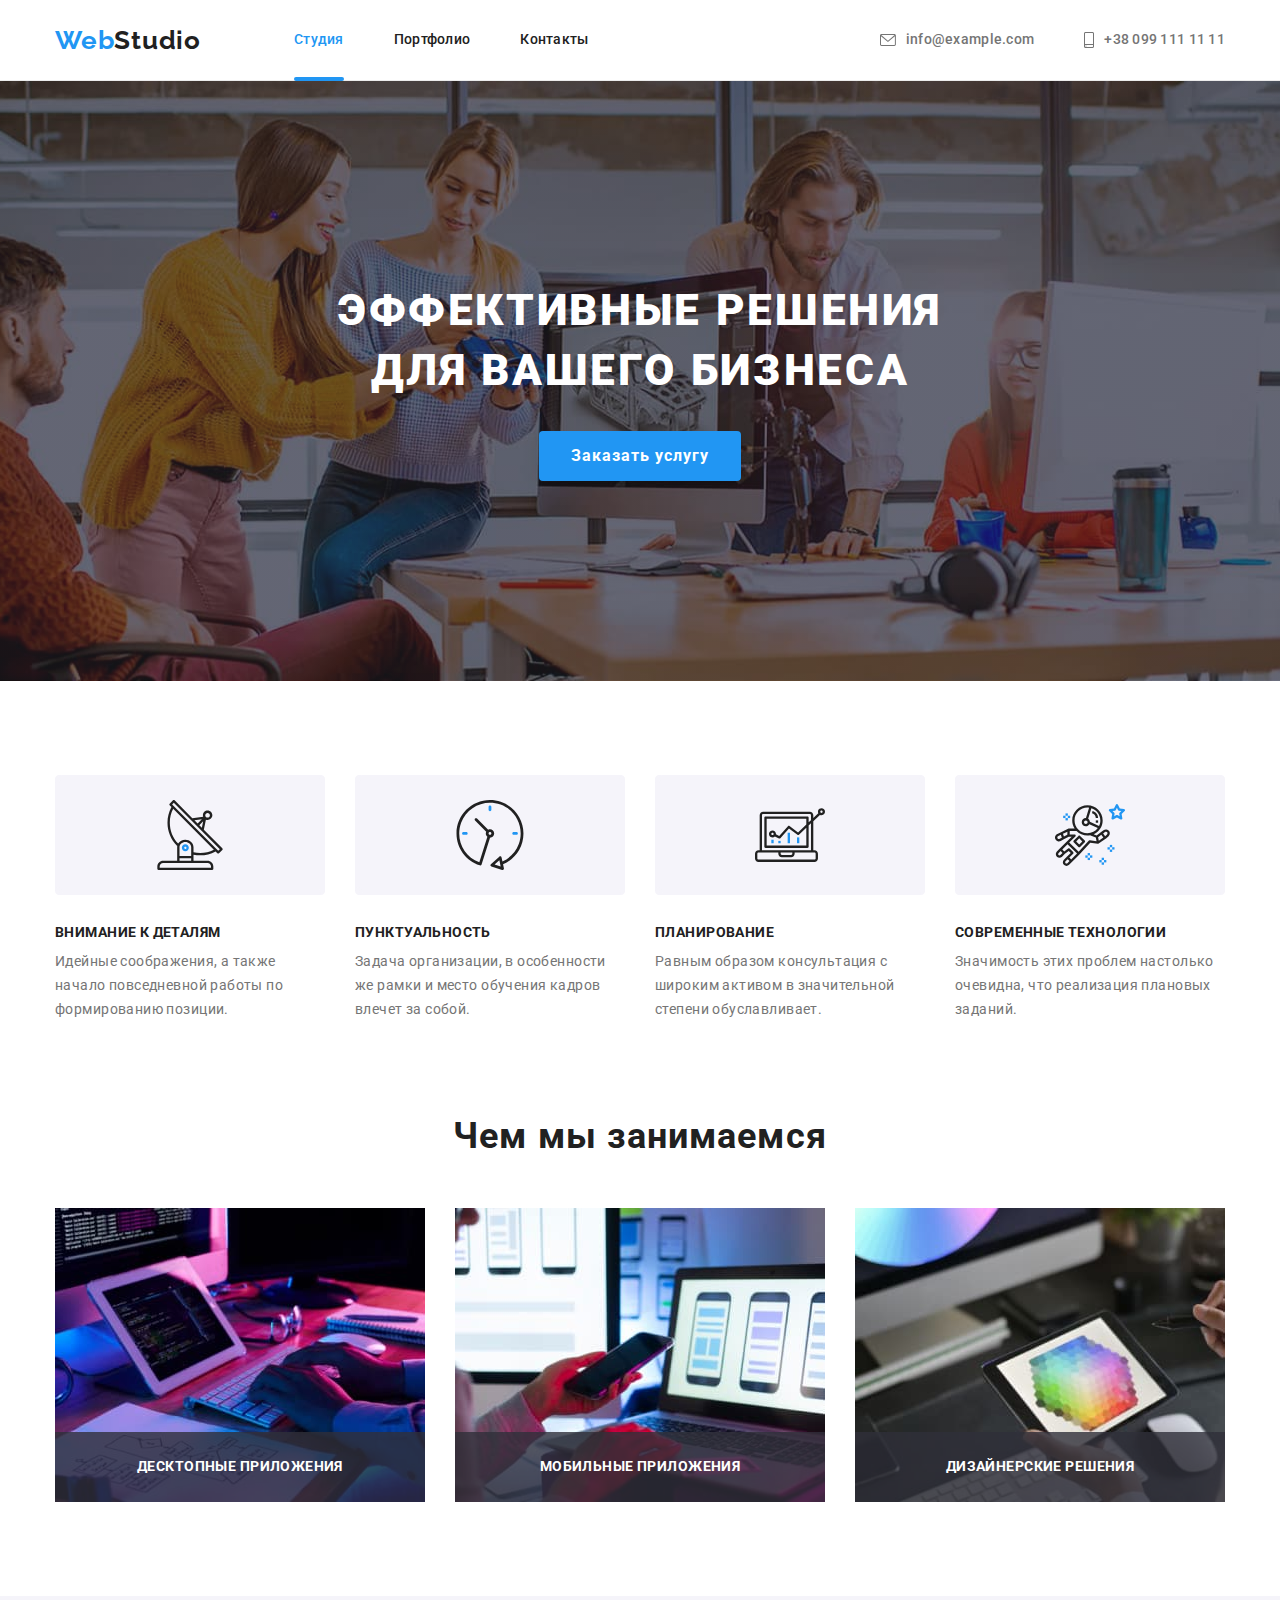
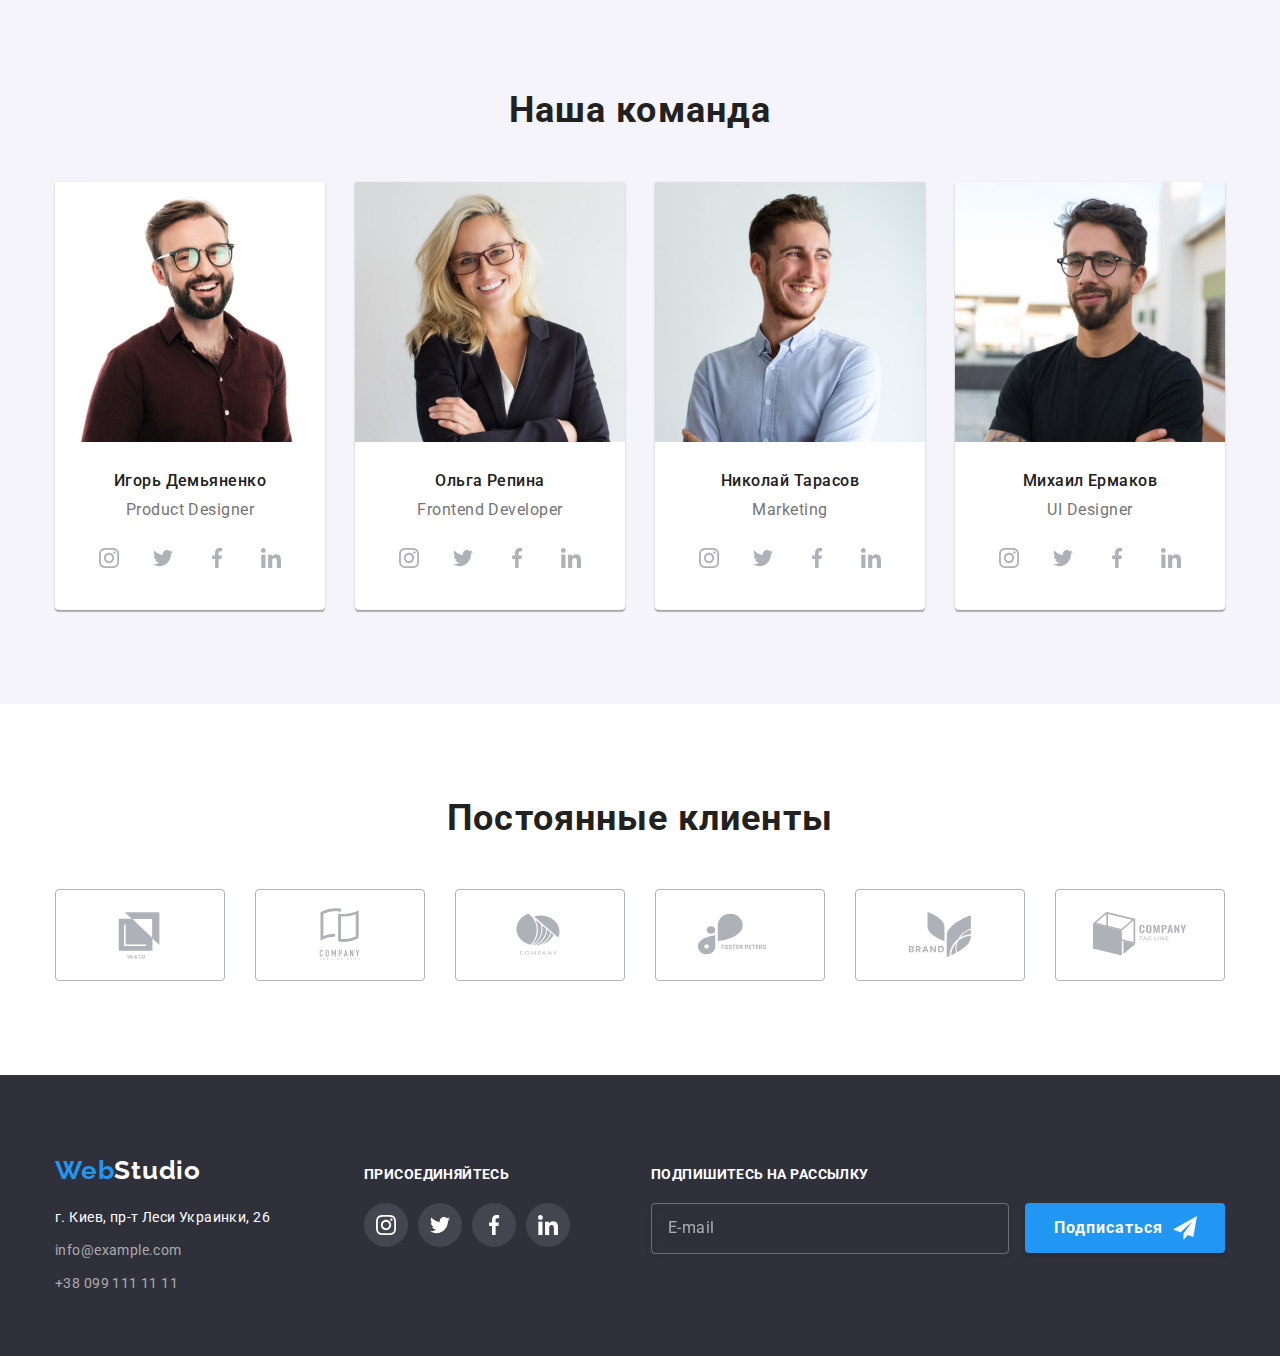
<file: index.html>
<!DOCTYPE html>
<html lang="ru">
  <head>
    <meta charset="UTF-8" />
    <meta http-equiv="X-UA-Compatible" content="IE=edge" />
    <meta name="viewport" content="width=device-width, initial-scale=1.0" />
    <title>WebStudio</title>
    <link
      rel="stylesheet"
      href="https://cdnjs.cloudflare.com/ajax/libs/modern-normalize/1.0.0/modern-normalize.min.css"
    />
    <link rel="preconnect" href="https://fonts.googleapis.com" />
    <link rel="preconnect" href="https://fonts.gstatic.com" crossorigin />
    <link
      href="https://fonts.googleapis.com/css2?family=Raleway:wght@700&family=Roboto:wght@400;500;700;900&display=swap"
      rel="stylesheet"
    />
    <link rel="stylesheet" href="./css/main.min.css" />
  </head>

  <body>
    <header class="header">
      <div class="conteiner">
        <nav class="nav-menu">
          <a class="logo link" href="./index.html">
            Web<span class="logo--dark">Studio</span>
          </a>
          <ul class="nav-list">
            <li class="nav-list__item">
              <a class="nav-list__link link current" href="./index.html"
                >Студия</a
              >
            </li>
            <li class="nav-list__item">
              <a class="nav-list__link link" href="./portfolio.html"
                >Портфолио</a
              >
            </li>
            <li class="nav-list__item">
              <a class="nav-list__link link" href="">Контакты</a>
            </li>
          </ul>
        </nav>

        <ul class="contact-list list">
          <li class="contact-list__item">
            <a class="contact-list__link link" href="mailto:info@example.com">
              <svg class="contact-list__icon" width="16" height="12">
                <use href="./images/icons.svg#icon-envelope"></use>
              </svg>
              info@example.com
            </a>
          </li>
          <li class="contact-list__item">
            <a class="contact-list__link link" href="tel:+380991111111">
              <svg class="contact-list__icon" width="10" height="16">
                <use href="./images/icons.svg#icon-smartphone"></use>
              </svg>
              +38 099 111 11 11</a
            >
          </li>
        </ul>
      </div>
    </header>

    <main>
      <section class="hero">
        <div class="conteiner">
          <h1 class="hero__title">Эффективные решения для вашего бизнеса</h1>
          <button class="hero__button" data-modal-open>Заказать услугу</button>

          <div class="backdrop is-hidden" data-modal>
            <div class="modal">
              <form>
                <p class="modal__title">
                  Оставьте свои данные, мы вам перезвоним
                </p>

                <label class="modal__user-info">
                  <span class="modal__text">Имя</span>
                  <input
                    name="user-name"
                    type="text"
                    class="modal__form"
                    required
                  />
                  <svg class="modal__icon" width="18" height="18">
                    <use href="./images/icons.svg#icon-person"></use>
                  </svg>
                </label>

                <label class="modal__user-info">
                  <span class="modal__text">Телефон</span>
                  <input
                    name="user-phone"
                    type="tel"
                    class="modal__form"
                    required
                  />
                  <svg class="modal__icon" width="18" height="18">
                    <use href="./images/icons.svg#icon-phone"></use>
                  </svg>
                </label>

                <label class="modal__user-info">
                  <span class="modal__text">Почта</span>
                  <input
                    name="user-email"
                    type="email"
                    class="modal__form"
                    required
                  />
                  <svg class="modal__icon" width="18" height="18">
                    <use href="./images/icons.svg#icon-email"></use>
                  </svg>
                </label>

                <label>
                  <span class="modal__text">Комментарий</span>
                  <textarea
                    name="user-comments"
                    class="modal__form modal__textarea"
                    placeholder="Введите текст"
                  ></textarea>
                </label>

                <label class="user-agreement">
                  <input
                    name="agreement"
                    type="checkbox"
                    class="user-agreement__form"
                    required
                  />
                  <span class="user-agreement__check-box"></span>
                  <span class="user-agreement__text"
                    >Соглашаюсь с рассылкой и принимаю
                    <a href="" class="user-agreement__link"
                      >Условия договора</a
                    ></span
                  >
                </label>

                <button class="modal__btn--submit" type="submit">
                  Отправить
                </button>
              </form>
              <button class="modal__btn--close" data-modal-close>
                <svg class="modal__icon--close" width="18" height="18">
                  <use href="./images/icons.svg#icon-close"></use>
                </svg>
              </button>
            </div>
          </div>
        </div>
      </section>

      <section class="specials">
        <div class="conteiner">
          <h2 class="visually-hidden">Особенности</h2>
          <ul class="specials__list list">
            <li class="specials__item">
              <div class="specials__image">
                <svg width="70" height="70">
                  <use href="./images/icons.svg#icon-antenna"></use>
                </svg>
              </div>
              <h3 class="specials__title">Внимание к деталям</h3>
              <p class="specials__text">
                Идейные соображения, а также начало повседневной работы по
                формированию позиции.
              </p>
            </li>
            <li class="specials__item">
              <div class="specials__image">
                <svg width="70" height="70">
                  <use href="./images/icons.svg#icon-clock"></use>
                </svg>
              </div>
              <h3 class="specials__title">Пунктуальность</h3>
              <p class="specials__text">
                Задача организации, в особенности же рамки и место обучения
                кадров влечет за собой.
              </p>
            </li>
            <li class="specials__item">
              <div class="specials__image">
                <svg width="70" height="70" class="image-one">
                  <use href="./images/icons.svg#icon-diagram"></use>
                </svg>
              </div>
              <h3 class="specials__title">Планирование</h3>
              <p class="specials__text">
                Равным образом консультация с широким активом в значительной
                степени обуславливает.
              </p>
            </li>
            <li class="specials__item">
              <div class="specials__image">
                <svg width="70" height="70" class="image-one">
                  <use href="./images/icons.svg#icon-astronaut"></use>
                </svg>
              </div>
              <h3 class="specials__title">Современные технологии</h3>
              <p class="specials__text">
                Значимость этих проблем настолько очевидна, что реализация
                плановых заданий.
              </p>
            </li>
          </ul>
        </div>
      </section>

      <section class="our-job">
        <div class="conteiner">
          <h2 class="our-job__title">Чем мы занимаемся</h2>
          <ul class="our-job__list list">
            <li class="our-job__item">
              <img
                
                src="./images/main-paige/our-job/img.jpg"
                width="370"
                height="294"
                alt="набор текста на клавиатуре"
              />
              <p class="our-job__text">Десктопные приложения</p>
            </li>
            <li class="our-job__item"">
              <img
                
                src="./images/main-paige/our-job/img2.jpg"
                width="370"
                height="294"
                alt="работа за пк"
              />
              <p class="our-job__text">Мобильные приложения</p>
            </li>
            <li class="our-job__item"">
              <img
                
                src="./images/main-paige/our-job/img3.jpg"
                width="370"
                height="294"
                alt="рисование на планшете"
              />
              <p class="our-job__text">Дизайнерские решения</p>
            </li>
          </ul>
        </div>
      </section>

      <section class="our-team">
        <div class="conteiner">
          <h2 class="our-team__title">Наша команда</h2>
          <ul class="our-team__list list">
            <li class="our-team__item card">
              <img
                src="./images/main-paige/team/img.jpg"
                width="270"
                height="260"
                alt="Игорь Демьяненко"
              />
              <div class="description-card">
                <h3 class="description-card__title">Игорь Демьяненко</h3>
                <p class="description-card__text" lang="en">Product Designer</p>
                <ul class="description-card__list">
                  <li>
                    <a class="description-card__link" href="">
                      <svg class="description-card__icon" width="20" height="20">
                        <use href="./images/icons.svg#icon-instagram"></use>
                      </svg>
                    </a>
                  </li>
                  <li>
                    <a class="description-card__link" href="">
                      <svg class="description-card__icon" width="20" height="20">
                        <use href="./images/icons.svg#icon-twitter"></use>
                      </svg>
                    </a>
                  </li>
                  <li>
                    <a class="description-card__link" href="">
                      <svg class="description-card__icon" width="20" height="20">
                        <use href="./images/icons.svg#icon-facebook"></use>
                      </svg>
                    </a>
                  </li>
                  <li>
                    <a class="description-card__link" href="">
                      <svg class="description-card__icon" width="20" height="20">
                        <use href="./images/icons.svg#icon-linkedin"></use>
                      </svg>
                    </a>
                  </li>
                </ul>
              </div>
            </li>
            <li class="our-team__item card">
              <img
                src="./images/main-paige/team/img2.jpg"
                width="270"
                height="260"
                alt="Ольга Репина"
              />
              <div class="description-card">
                <h3 class="description-card__title">Ольга Репина</h3>
                <p class="description-card__text" lang="en">Frontend Developer</p>
                <ul class="description-card__list">
                  <li>
                    <a class="description-card__link" href="">
                      <svg class="description-card__icon" width="20" height="20">
                        <use href="./images/icons.svg#icon-instagram"></use>
                      </svg>
                    </a>
                  </li>
                  <li>
                    <a class="description-card__link" href="">
                      <svg class="description-card__icon" width="20" height="20">
                        <use href="./images/icons.svg#icon-twitter"></use>
                      </svg>
                    </a>
                  </li>
                  <li>
                    <a class="description-card__link" href="">
                      <svg class="description-card__icon" width="20" height="20">
                        <use href="./images/icons.svg#icon-facebook"></use>
                      </svg>
                    </a>
                  </li>
                  <li>
                    <a class="description-card__link" href="">
                      <svg class="description-card__icon" width="20" height="20">
                        <use href="./images/icons.svg#icon-linkedin"></use>
                      </svg>
                    </a>
                  </li>
                </ul>
              </div>
            </li>
            <li class="our-team__item card">
              <img
                src="./images/main-paige/team/img3.jpg"
                width="270"
                height="260"
                alt="Николай Тарасов"
              />
              <div class="description-card">
                <h3 class="description-card__title">Николай Тарасов</h3>
                <p class="description-card__text" lang="en">Marketing</p>
                <ul class="description-card__list">
                  <li>
                    <a class="description-card__link" href="">
                      <svg class="description-card__icon" width="20" height="20">
                        <use href="./images/icons.svg#icon-instagram"></use>
                      </svg>
                    </a>
                  </li>
                  <li>
                    <a class="description-card__link" href="">
                      <svg class="description-card__icon" width="20" height="20">
                        <use href="./images/icons.svg#icon-twitter"></use>
                      </svg>
                    </a>
                  </li>
                  <li>
                    <a class="description-card__link" href="">
                      <svg class="description-card__icon" width="20" height="20">
                        <use href="./images/icons.svg#icon-facebook"></use>
                      </svg>
                    </a>
                  </li>
                  <li>
                    <a class="description-card__link" href="">
                      <svg class="description-card__icon" width="20" height="20">
                        <use href="./images/icons.svg#icon-linkedin"></use>
                      </svg>
                    </a>
                  </li>
                </ul>
              </div>
            </li>
            <li class="our-team__item card">
              <img
                src="./images/main-paige/team/img4.jpg"
                width="270"
                height="260"
                alt="Михаил Ермаков"
              />
              <div class="description-card">
                <h3 class="description-card__title">Михаил Ермаков</h3>
                <p class="description-card__text" lang="en">UI Designer</p>
                <ul class="description-card__list">
                  <li>
                    <a class="description-card__link" href="">
                      <svg class="description-card__icon" width="20" height="20">
                        <use href="./images/icons.svg#icon-instagram"></use>
                      </svg>
                    </a>
                  </li>
                  <li>
                    <a class="description-card__link" href="">
                      <svg class="description-card__icon" width="20" height="20">
                        <use href="./images/icons.svg#icon-twitter"></use>
                      </svg>
                    </a>
                  </li>
                  <li>
                    <a class="description-card__link" href="">
                      <svg class="description-card__icon" width="20" height="20">
                        <use href="./images/icons.svg#icon-facebook"></use>
                      </svg>
                    </a>
                  </li>
                  <li>
                    <a class="description-card__link" href="">
                      <svg class="description-card__icon" width="20" height="20">
                        <use href="./images/icons.svg#icon-linkedin"></use>
                      </svg>
                    </a>
                  </li>
                </ul>
              </div>
            </li>
          </ul>
        </div>
      </section>

      <section class="regular-customers">
        <div class="conteiner">
          <h2 class="regular-customers__title">Постоянные клиенты</h2>
          <ul class="regular-customers__list">
            <li class="regular-customers__item">
              <a class="regular-customers__link" href="">
                <svg class="regular-customers__image" width="106" height="60">
                  <use href="./images/icons.svg#icon-cl1"></use>
                </svg>
              </a>
            </li>
            <li class="regular-customers__item">
              <a class="regular-customers__link" href="">
                <svg class="regular-customers__image" width="106" height="60">
                  <use href="./images/icons.svg#icon-cl2"></use>
                </svg>
              </a>
            </li>
            <li class="regular-customers__item">
              <a class="regular-customers__link" href="">
                <svg class="regular-customers__image" width="106" height="60">
                  <use href="./images/icons.svg#icon-cl3"></use>
                </svg>
              </a>
            </li>
            <li class="regular-customers__item">
              <a class="regular-customers__link" href="">
                <svg class="regular-customers__image" width="106" height="60">
                  <use href="./images/icons.svg#icon-cl4"></use>
                </svg>
              </a>
            </li>
            <li class="regular-customers__item">
              <a class="regular-customers__link" href="">
                <svg class="regular-customers__image" width="106" height="60">
                  <use href="./images/icons.svg#icon-cl5"></use>
                </svg>
              </a>
            </li>
            <li class="regular-customers__item">
              <a class="regular-customers__link" href="">
                <svg class="regular-customers__image" width="106" height="60">
                  <use href="./images/icons.svg#icon-cl6"></use>
                </svg>
              </a>
            </li>
          </ul>
        </div>
      </section>
    </main>

    <footer class="footer">
      <div class="conteiner">
        <div class="footer__info">
          <a class="logo link" href="./index.html"
            >Web<span class="logo--white">Studio</span>
          </a>
          <address class="address">
            <p class="address__text">г. Киев, пр-т Леси Украинки, 26</p>
            <ul class="list">
              <li class="address__item">
                <a class="address__link link" href="mailto:info@example.com"
                  >info@example.com</a
                >
              </li>
              <li class="address__item">
                <a class="address__link link" href="tel:+380991111111"
                  >+38 099 111 11 11</a
                >
              </li>
            </ul>
          </address>
        </div>

        <div class="social-links">
          <h3 class="social-links__title">присоединяйтесь</h3>
          <ul class="social-links__list">
            <li class="social-links__item">
              <a class="social-links__link" href="">
                <svg class="social-links__image" width="20" height="20">
                  <use href="./images/icons.svg#icon-instagram"></use>
                </svg>
              </a>
            </li>
            <li class="social-links__item">
              <a class="social-links__link" href="">
                <svg class="social-links__image" width="20" height="20">
                  <use href="./images/icons.svg#icon-twitter"></use>
                </svg>
              </a>
            </li>
            <li class="social-links__item">
              <a class="social-links__link" href="">
                <svg class="social-links__image" width="20" height="20">
                  <use href="./images/icons.svg#icon-facebook"></use>
                </svg>
              </a>
            </li>
            <li class="social-links__item">
              <a class="social-links__link" href="">
                <svg class="social-links__image" width="20" height="20">
                  <use href="./images/icons.svg#icon-linkedin"></use>
                </svg>
              </a>
            </li>
          </ul>
        </div>

        <div class="footer-form">
          <p class="footer-form__text">Подпишитесь на рассылку</p>
          <form>
            <label>
              <input
                class="footer-form__email"
                name="user-email"
                type="email"
                placeholder="E-mail"
                required
              />
            </label>
            <button class="footer-form__btn" type="submit">
              Подписаться
              <svg class="footer-form__icon" width="24" height="24">
                <use href="./images/icons.svg#icon-send"></use>
              </svg>
            </button>
          </form>
        </div>
      </div>
    </footer>

    <script src="./js/modal.js"></script>
  </body>
</html>
</file>
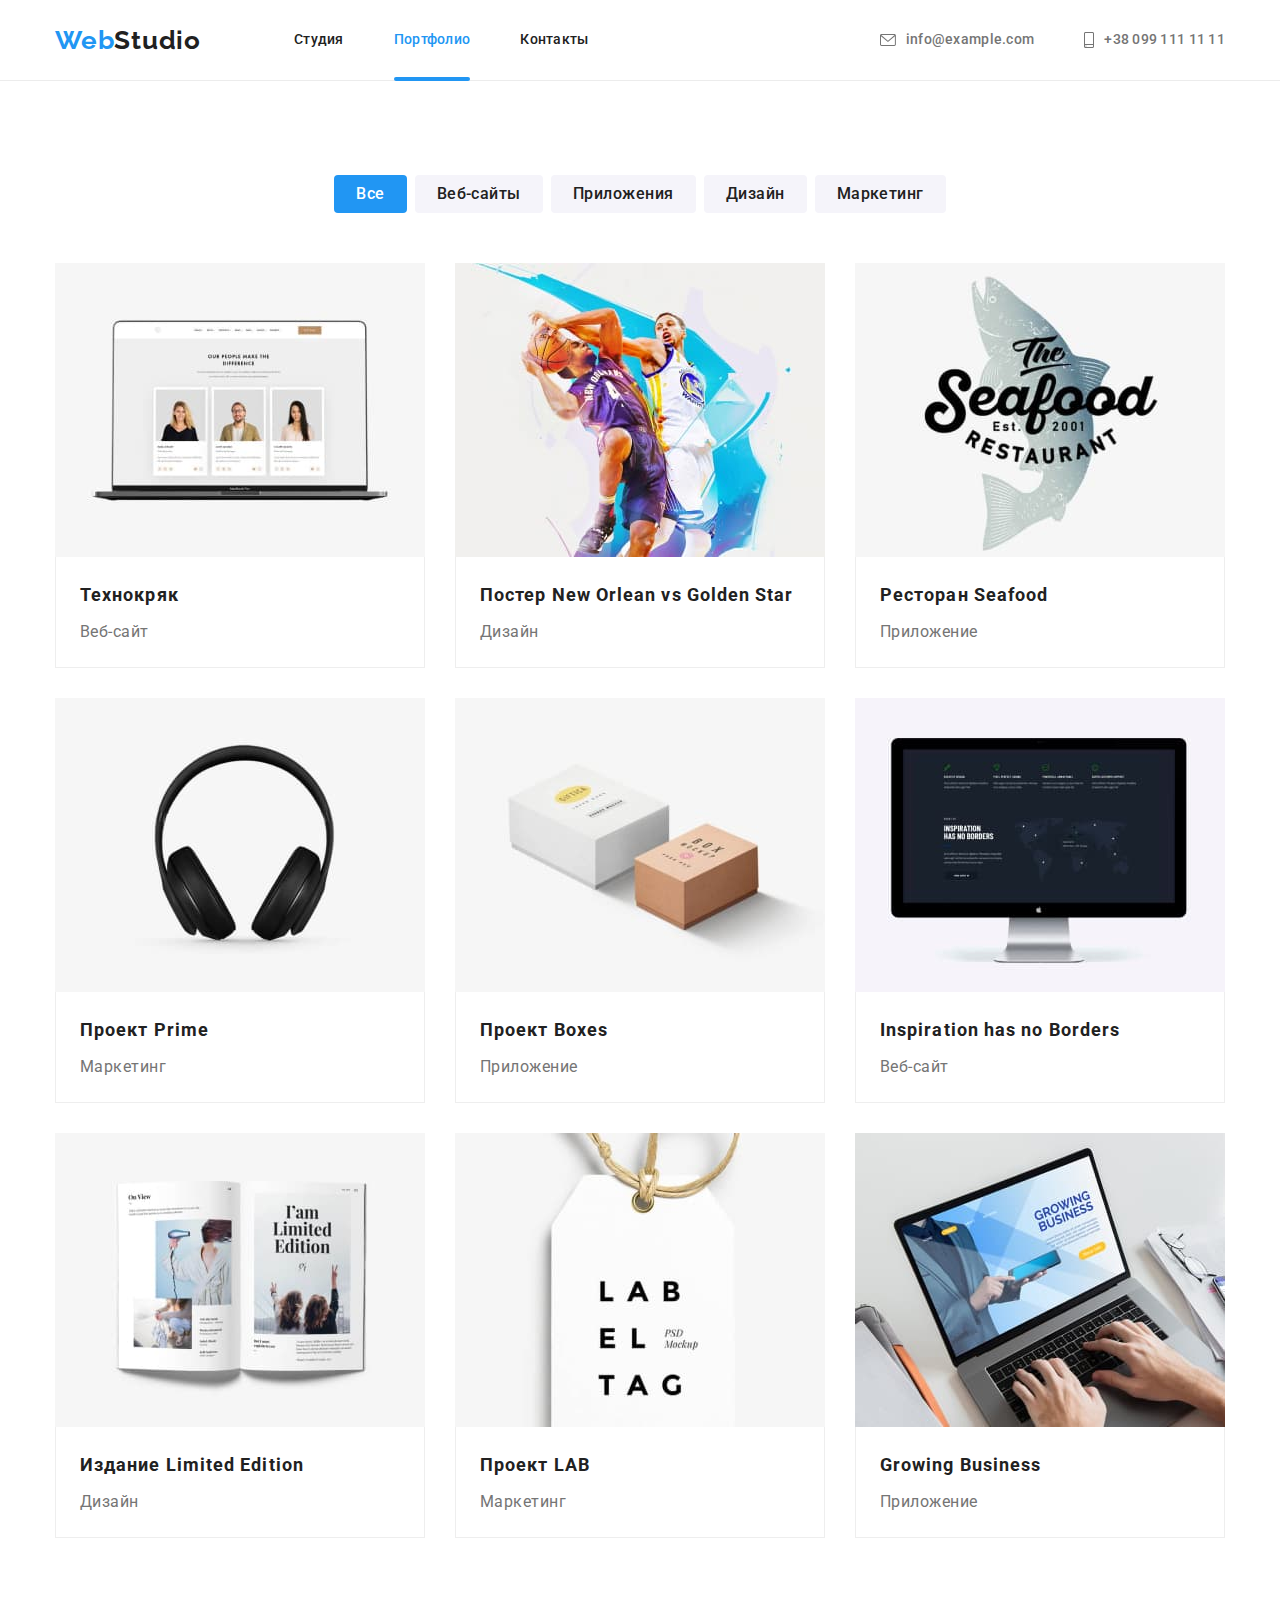
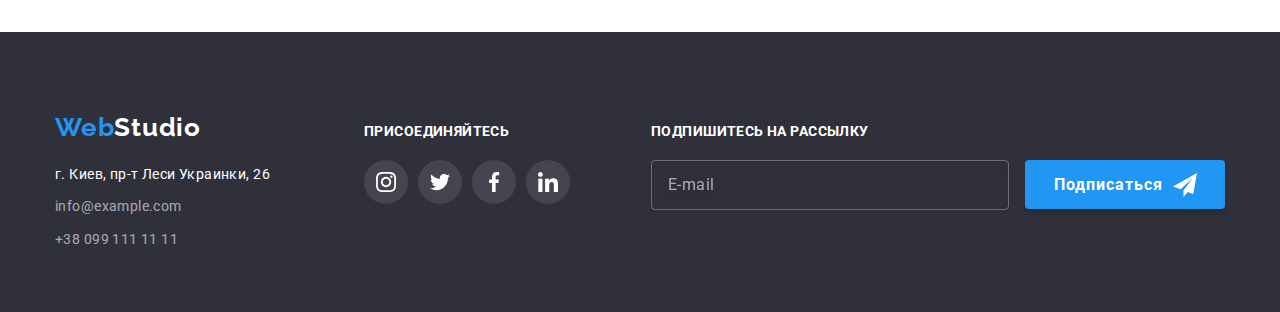
<file: portfolio.html>
<!DOCTYPE html>
<html lang="ru">
  <head>
    <meta charset="UTF-8" />
    <meta http-equiv="X-UA-Compatible" content="IE=edge" />
    <meta name="viewport" content="width=device-width, initial-scale=1.0" />
    <title>Portfolio</title>
    <link
      rel="stylesheet"
      href="https://cdnjs.cloudflare.com/ajax/libs/modern-normalize/1.0.0/modern-normalize.min.css"
    />
    <link rel="preconnect" href="https://fonts.googleapis.com" />
    <link rel="preconnect" href="https://fonts.gstatic.com" crossorigin />
    <link
      href="https://fonts.googleapis.com/css2?family=Raleway:wght@700&family=Roboto:wght@400;500;700;900&display=swap"
      rel="stylesheet"
    />
    <link rel="stylesheet" href="./css/main.min.css" />
  </head>
  <body>
    <header class="header">
      <div class="conteiner">
        <nav class="nav-menu">
          <a class="logo link" href="./index.html">
            Web<span class="logo--dark">Studio</span>
          </a>
          <ul class="nav-list">
            <li class="nav-list__item">
              <a class="nav-list__link link" href="./index.html">Студия</a>
            </li>
            <li class="nav-list__item">
              <a class="nav-list__link current link" href="./portfolio.html"
                >Портфолио</a
              >
            </li>
            <li class="nav-list__item">
              <a class="nav-list__link link" href="">Контакты</a>
            </li>
          </ul>
        </nav>

        <ul class="contact-list list">
          <li class="contact-list__item">
            <a class="contact-list__link link" href="mailto:info@example.com">
              <svg class="contact-list__icon" width="16" height="12">
                <use href="./images/icons.svg#icon-envelope"></use>
              </svg>
              info@example.com
            </a>
          </li>
          <li class="contact-list__item">
            <a class="contact-list__link link" href="tel:+380991111111">
              <svg class="contact-list__icon" width="10" height="16">
                <use href="./images/icons.svg#icon-smartphone"></use>
              </svg>
              +38 099 111 11 11</a
            >
          </li>
        </ul>
      </div>
    </header>

    <main>
      <section class="portfolio">
        <div class="conteiner">
          <h1 class="visually-hidden">Проекты</h1>
          <ul class="selection-list list">
            <li class="selection-list__item">
              <button
                class="selection-list__button selection-list__button--current"
              >
                Все
              </button>
            </li>
            <li class="selection-list__item">
              <button class="selection-list__button">Веб-сайты</button>
            </li>
            <li class="selection-list__item">
              <button class="selection-list__button">Приложения</button>
            </li>
            <li class="selection-list__item">
              <button class="selection-list__button">Дизайн</button>
            </li>
            <li class="selection-list__item">
              <button class="selection-list__button">Маркетинг</button>
            </li>
          </ul>

          <ul class="projects-list list">
            <li class="projects-list__item card">
              <a class="projects-list__link link" href="">
                <div class="projects-list__card">
                  <img
                    src="./images/portfolio/img.jpg"
                    alt="открытый ноутбук с карточками"
                    width="370"
                    height="294"
                  />
                  <p class="projects-list__overlay">
                    Технокряк это современная площадка распространения
                    коронавируса. Компании используют эту платформу для
                    цифрового шпионажа и атак на защищённые сервера конкурентов.
                  </p>
                </div>
                <div class="projects-list__context">
                  <h3 class="projects-list__title">Технокряк</h3>
                  <p class="projects-list__text">Веб-сайт</p>
                </div>
              </a>
            </li>
            <li class="projects-list__item card">
              <a class="projects-list__link link" href="">
                <div class="projects-list__card">
                  <img
                    src="./images/portfolio/img2.jpg"
                    alt="два баскетболиста на постере"
                    width="370"
                    height="294"
                  />
                  <p class="projects-list__overlay">
                    Технокряк это современная площадка распространения
                    коронавируса. Компании используют эту платформу для
                    цифрового шпионажа и атак на защищённые сервера конкурентов.
                  </p>
                </div>
                <div class="projects-list__context">
                  <h3 class="projects-list__title">
                    Постер New Orlean vs Golden Star
                  </h3>
                  <p class="projects-list__text">Дизайн</p>
                </div>
              </a>
            </li>
            <li class="projects-list__item card">
              <a class="projects-list__link link" href="">
                <div class="projects-list__card">
                  <img
                    src="./images/portfolio/img3.jpg"
                    alt="лого ресторана морской кухни"
                    width="370"
                    height="294"
                  />
                  <p class="projects-list__overlay">
                    Технокряк это современная площадка распространения
                    коронавируса. Компании используют эту платформу для
                    цифрового шпионажа и атак на защищённые сервера конкурентов.
                  </p>
                </div>
                <div class="projects-list__context">
                  <h3 class="projects-list__title">Ресторан Seafood</h3>
                  <p class="projects-list__text">Приложение</p>
                </div>
              </a>
            </li>
            <li class="projects-list__item card">
              <a class="projects-list__link link" href="">
                <div class="projects-list__card">
                  <img
                    src="./images/portfolio/img4.jpg"
                    alt="наушники закрытого типа"
                    width="370"
                    height="294"
                  />
                  <p class="projects-list__overlay">
                    Технокряк это современная площадка распространения
                    коронавируса. Компании используют эту платформу для
                    цифрового шпионажа и атак на защищённые сервера конкурентов.
                  </p>
                </div>
                <div class="projects-list__context">
                  <h3 class="projects-list__title">Проект Prime</h3>
                  <p class="projects-list__text">Маркетинг</p>
                </div>
              </a>
            </li>
            <li class="projects-list__item card">
              <a class="projects-list__link link" href="">
                <div class="projects-list__card">
                  <img
                    src="./images/portfolio/img5.jpg"
                    alt="две коробки разного цвета и размера"
                    width="370"
                    height="294"
                  />
                  <p class="projects-list__overlay">
                    Технокряк это современная площадка распространения
                    коронавируса. Компании используют эту платформу для
                    цифрового шпионажа и атак на защищённые сервера конкурентов.
                  </p>
                </div>
                <div class="projects-list__context">
                  <h3 class="projects-list__title">Проект Boxes</h3>
                  <p class="projects-list__text">Приложение</p>
                </div>
              </a>
            </li>
            <li class="projects-list__item card">
              <a class="projects-list__link link" href="">
                <div class="projects-list__card">
                  <img
                    src="./images/portfolio/img6.jpg"
                    alt="включенный imac"
                    width="370"
                    height="294"
                  />
                  <p class="projects-list__overlay">
                    Технокряк это современная площадка распространения
                    коронавируса. Компании используют эту платформу для
                    цифрового шпионажа и атак на защищённые сервера конкурентов.
                  </p>
                </div>
                <div class="projects-list__context">
                  <h3 class="projects-list__title">
                    Inspiration has no Borders
                  </h3>
                  <p class="projects-list__text">Веб-сайт</p>
                </div>
              </a>
            </li>
            <li class="projects-list__item card">
              <a class="projects-list__link link" href="">
                <div class="projects-list__card">
                  <img
                    src="./images/portfolio/img7.jpg"
                    alt="открытая книга"
                    width="370"
                    height="294"
                  />
                  <p class="projects-list__overlay">
                    Технокряк это современная площадка распространения
                    коронавируса. Компании используют эту платформу для
                    цифрового шпионажа и атак на защищённые сервера конкурентов.
                  </p>
                </div>
                <div class="projects-list__context">
                  <h3 class="projects-list__title">Издание Limited Edition</h3>
                  <p class="projects-list__text">Дизайн</p>
                </div>
              </a>
            </li>
            <li class="projects-list__item card">
              <a class="projects-list__link link" href="">
                <div class="projects-list__card">
                  <img
                    src="./images/portfolio/img8.jpg"
                    alt="изображение лейбы"
                    width="370"
                    height="294"
                  />
                  <p class="projects-list__overlay">
                    Технокряк это современная площадка распространения
                    коронавируса. Компании используют эту платформу для
                    цифрового шпионажа и атак на защищённые сервера конкурентов.
                  </p>
                </div>
                <div class="projects-list__context">
                  <h3 class="projects-list__title">Проект LAB</h3>
                  <p class="projects-list__text">Маркетинг</p>
                </div>
              </a>
            </li>
            <li class="projects-list__item card">
              <a class="projects-list__link link" href="">
                <div class="projects-list__card">
                  <img
                    src="./images/portfolio/img9.jpg"
                    alt="работа за ноутбуком"
                    width="370"
                    height="294"
                  />
                  <p class="projects-list__overlay">
                    Технокряк это современная площадка распространения
                    коронавируса. Компании используют эту платформу для
                    цифрового шпионажа и атак на защищённые сервера конкурентов.
                  </p>
                </div>
                <div class="projects-list__context">
                  <h3 class="projects-list__title">Growing Business</h3>
                  <p class="projects-list__text">Приложение</p>
                </div>
              </a>
            </li>
          </ul>
        </div>
      </section>
    </main>

    <footer class="footer">
      <div class="conteiner">
        <div class="footer__info">
          <a class="logo link" href="./index.html"
            >Web<span class="logo--white">Studio</span>
          </a>
          <address class="address">
            <p class="address__text">г. Киев, пр-т Леси Украинки, 26</p>
            <ul class="list">
              <li class="address__item">
                <a class="address__link link" href="mailto:info@example.com"
                  >info@example.com</a
                >
              </li>
              <li class="address__item">
                <a class="address__link link" href="tel:+380991111111"
                  >+38 099 111 11 11</a
                >
              </li>
            </ul>
          </address>
        </div>

        <div class="social-links">
          <h3 class="social-links__title">присоединяйтесь</h3>
          <ul class="social-links__list">
            <li class="social-links__item">
              <a class="social-links__link" href="">
                <svg class="social-links__image" width="20" height="20">
                  <use href="./images/icons.svg#icon-instagram"></use>
                </svg>
              </a>
            </li>
            <li class="social-links__item">
              <a class="social-links__link" href="">
                <svg class="social-links__image" width="20" height="20">
                  <use href="./images/icons.svg#icon-twitter"></use>
                </svg>
              </a>
            </li>
            <li class="social-links__item">
              <a class="social-links__link" href="">
                <svg class="social-links__image" width="20" height="20">
                  <use href="./images/icons.svg#icon-facebook"></use>
                </svg>
              </a>
            </li>
            <li class="social-links__item">
              <a class="social-links__link" href="">
                <svg class="social-links__image" width="20" height="20">
                  <use href="./images/icons.svg#icon-linkedin"></use>
                </svg>
              </a>
            </li>
          </ul>
        </div>

        <div class="footer-form">
          <p class="footer-form__text">Подпишитесь на рассылку</p>
          <form>
            <label>
              <input
                class="footer-form__email"
                name="user-email"
                type="email"
                placeholder="E-mail"
                required
              />
            </label>
            <button class="footer-form__btn" type="submit">
              Подписаться
              <svg class="footer-form__icon" width="24" height="24">
                <use href="./images/icons.svg#icon-send"></use>
              </svg>
            </button>
          </form>
        </div>
      </div>
    </footer>
  </body>
</html>
</file>
<file: css/main.min.css>
.visually-hidden{position:absolute;width:1px;height:1px;margin:-1px;border:0;padding:0;white-space:nowrap;-webkit-clip-path:inset(100%);clip-path:inset(100%);clip:rect(0 0 0 0);overflow:hidden}body{font-family:"Roboto",sans-serif}img{display:block}ul{margin:0;padding:0;list-style:none}p,h1,h2,h3,h4{padding:0;margin:0}.link{display:block;text-decoration:none}.list{list-style:none}.card{background:#fff}.conteiner{width:1200px;padding-left:15px;padding-right:15px;margin-left:auto;margin-right:auto}.header{background:#fff;border-bottom:1px solid #ececec}.header .conteiner{display:-webkit-box;display:-ms-flexbox;display:flex}.logo{font-family:"Raleway",sans-serif;font-weight:700;font-size:26px;letter-spacing:.03em;line-height:1.19;font-style:normal;color:#2196f3;padding:20px 0;margin-right:93px}.logo--dark{color:#212121}.logo--white{color:#fff}.nav-menu{display:-webkit-box;display:-ms-flexbox;display:flex;-webkit-box-align:center;-ms-flex-align:center;align-items:center;margin-right:auto}.nav-list{display:-webkit-box;display:-ms-flexbox;display:flex;-webkit-box-align:center;-ms-flex-align:center;align-items:center}.nav-list__link{position:relative;font-family:"Roboto",sans-serif;font-style:normal;font-weight:500;font-size:14px;letter-spacing:.02em;line-height:1.14;color:#212121;-webkit-transition:color 500ms cubic-bezier(0.4, 0, 0.2, 1);transition:color 500ms cubic-bezier(0.4, 0, 0.2, 1);padding-top:32px;padding-bottom:32px}.nav-list__link:hover,.nav-list__link:focus{color:#2196f3}.nav-list__item:not(:last-child){margin-right:50px}.current{color:#2196f3}.current::after{position:absolute;content:"";display:block;bottom:-1px;width:100%;height:4px;background-color:#2196f3;border-radius:2px}.contact-list{display:-webkit-box;display:-ms-flexbox;display:flex;-webkit-box-align:center;-ms-flex-align:center;align-items:center}.contact-list__icon{margin-right:10px;fill:#757575;-webkit-transition:fill 500ms cubic-bezier(0.4, 0, 0.2, 1);transition:fill 500ms cubic-bezier(0.4, 0, 0.2, 1)}.contact-list__link:hover .contact-list__icon,.contact-list__link:focus .contact-list__icon{fill:#2196f3}.contact-list__item:not(:last-child){margin-right:50px}.contact-list__link{display:-webkit-box;display:-ms-flexbox;display:flex;font-family:"Roboto",sans-serif;-webkit-box-align:center;-ms-flex-align:center;align-items:center;font-style:normal;font-weight:500;font-size:14px;letter-spacing:.02em;line-height:1.14;color:#757575;-webkit-transition:color 500ms cubic-bezier(0.4, 0, 0.2, 1);transition:color 500ms cubic-bezier(0.4, 0, 0.2, 1)}.contact-list__link:hover,.contact-list__link:focus{color:#2196f3}.hero{background:#2f303a;text-align:center;padding-top:200px;padding-bottom:200px;background-image:-webkit-gradient(linear, left top, left bottom, from(rgba(47,48,58,0.4)), to(rgba(47,48,58,0.4))),url(../images/main-paige/hero/hero.jpg);background-image:linear-gradient(rgba(47,48,58,0.4), rgba(47,48,58,0.4)),url(../images/main-paige/hero/hero.jpg);background-color:#c4c4c4;max-width:1600px;max-height:600px;margin-right:auto;margin-left:auto;background-repeat:no-repeat;background-position:center center;background-size:cover}.hero__title{font-weight:900;font-size:44px;letter-spacing:.06em;line-height:1.36;max-width:696px;margin-left:auto;margin-right:auto;text-transform:uppercase;color:#fff;margin-bottom:30px}.hero__button{font-family:"Roboto",sans-serif;font-weight:700;font-size:16px;letter-spacing:.06em;line-height:1.87;color:#fff;background:#2196f3;cursor:pointer;-webkit-box-shadow:0px 4px 4px rgba(0,0,0,0.15);box-shadow:0px 4px 4px rgba(0,0,0,0.15);border:none;border-radius:4px;padding:10px 32px;-webkit-transition:background 500ms cubic-bezier(0.4, 0, 0.2, 1);transition:background 500ms cubic-bezier(0.4, 0, 0.2, 1)}.hero__button:hover,.hero__button:focus{background:#188ce8;color:#fff}.backdrop{position:fixed;top:0;left:0;width:100%;height:100%;background:rgba(0,0,0,0.2);-webkit-transition:opacity 500ms cubic-bezier(0.4, 0, 0.2, 1),visibility 500ms cubic-bezier(0.4, 0, 0.2, 1);transition:opacity 500ms cubic-bezier(0.4, 0, 0.2, 1),visibility 500ms cubic-bezier(0.4, 0, 0.2, 1);z-index:2}.backdrop.is-hidden{visibility:hidden;opacity:0;pointer-events:none}.modal{position:absolute;width:528px;height:581px;top:50%;left:50%;-webkit-transform:translate(-50%, -50%);transform:translate(-50%, -50%);padding:40px;background:#fff;-webkit-box-shadow:0px 1px 3px rgba(0,0,0,0.12),0px 1px 1px rgba(0,0,0,0.14),0px 2px 1px rgba(0,0,0,0.2);box-shadow:0px 1px 3px rgba(0,0,0,0.12),0px 1px 1px rgba(0,0,0,0.14),0px 2px 1px rgba(0,0,0,0.2);border-radius:4px}.modal__title{font-weight:700;font-size:20px;letter-spacing:.03em;line-height:1.15;text-align:center;color:#212121;margin-bottom:12px}.modal__user-info{position:relative;display:block}.modal__text{display:block;text-align:left;margin-bottom:4px;font-weight:400;font-size:12px;letter-spacing:.01em;line-height:1.16;color:#757575}.modal__form{outline:none;width:100%;height:40px;margin-bottom:10px;border:1px solid rgba(33,33,33,0.2);-webkit-box-sizing:border-box;box-sizing:border-box;border-radius:4px;padding:12px 12px 12px 42px;-webkit-transition:border 500ms cubic-bezier(0.4, 0, 0.2, 1);transition:border 500ms cubic-bezier(0.4, 0, 0.2, 1)}.modal__form:focus{border:1px solid #2196f3}.modal__icon{position:absolute;top:28px;left:15px;-webkit-transition:fill 500ms cubic-bezier(0.4, 0, 0.2, 1);transition:fill 500ms cubic-bezier(0.4, 0, 0.2, 1)}.modal__form:focus+.modal__icon{fill:#2196f3}.modal__textarea{resize:none;height:120px;margin-bottom:20px;padding:12px}.modal__textarea::-webkit-input-placeholder{font-weight:400;font-size:12px;letter-spacing:.01em;line-height:1.16;color:rgba(117,117,117,0.5)}.modal__textarea:-ms-input-placeholder{font-weight:400;font-size:12px;letter-spacing:.01em;line-height:1.16;color:rgba(117,117,117,0.5)}.modal__textarea::-ms-input-placeholder{font-weight:400;font-size:12px;letter-spacing:.01em;line-height:1.16;color:rgba(117,117,117,0.5)}.modal__textarea::placeholder{font-weight:400;font-size:12px;letter-spacing:.01em;line-height:1.16;color:rgba(117,117,117,0.5)}.user-agreement{position:relative;display:block;margin-bottom:30px}.user-agreement__form{appearance:none;-webkit-appearance:none;-moz-appearance:none}.user-agreement__check-box{position:absolute;top:3px;left:6px;display:block;height:16px;width:16px;background-image:url(../images/unchacked.svg);background-repeat:no-repeat}.user-agreement__form:checked+.user-agreement__check-box{background-image:url(../images/checked.svg)}.user-agreement__text{font-weight:400;font-size:14px;letter-spacing:.03em;line-height:1.71;color:#757575;margin-bottom:30px}.user-agreement__link{color:#2196f3}.modal__btn--submit{border:none;display:block;margin:auto auto;padding:10px 55px;background:#2196f3;-webkit-box-shadow:0px 4px 4px rgba(0,0,0,0.15);box-shadow:0px 4px 4px rgba(0,0,0,0.15);border-radius:4px;font-family:"Roboto",sans-serif;font-weight:700;font-size:16px;letter-spacing:.06em;line-height:1.87;display:-webkit-box;display:-ms-flexbox;display:flex;-webkit-box-align:center;-ms-flex-align:center;align-items:center;text-align:center;color:#fff;cursor:pointer}.modal__btn--close{position:absolute;display:-webkit-box;display:-ms-flexbox;display:flex;-webkit-box-pack:center;-ms-flex-pack:center;justify-content:center;-webkit-box-align:center;-ms-flex-align:center;align-items:center;top:8px;right:8px;background-size:contain;background-color:#fff;width:30px;height:30px;border:0;cursor:pointer;border-radius:50%;border:1px solid rgba(0,0,0,0.1);-webkit-box-sizing:border-box;box-sizing:border-box}.modal__icon--close{fill:#000;-webkit-transition:fill 500ms cubic-bezier(0.4, 0, 0.2, 1);transition:fill 500ms cubic-bezier(0.4, 0, 0.2, 1)}.modal__btn--close:hover .modal__icon--close,.modal__btn--close:focus .modal__icon--close{fill:#2196f3}.specials{padding-top:94px}.specials__list{display:-webkit-box;display:-ms-flexbox;display:flex}.specials__item{background-repeat:no-repeat;width:270px}.specials__item:not(:last-child){margin-right:30px}.specials__title{font-weight:700;font-size:14px;letter-spacing:.03em;line-height:1.14;font-style:normal;text-transform:uppercase;margin-bottom:10px;color:#212121}.specials__image{width:270px;height:120px;background:url(../images/main-paige/rectangle3.jpg);margin-bottom:30px;display:-webkit-box;display:-ms-flexbox;display:flex;-webkit-box-pack:center;-ms-flex-pack:center;justify-content:center;-webkit-box-align:center;-ms-flex-align:center;align-items:center}.specials__text{font-style:normal;font-weight:400;font-size:14px;letter-spacing:.03em;line-height:1.71;color:#757575;margin-bottom:0}.our-job{padding-top:94px;padding-bottom:94px}.our-job__title{font-style:normal;font-weight:700;font-size:36px;letter-spacing:.03em;line-height:1.16;text-align:center;color:#212121;margin-bottom:50px}.our-job__list{display:-webkit-box;display:-ms-flexbox;display:flex}.our-job__item{width:370px;position:relative;z-index:1}.our-job__item:not(:last-child){margin-right:30px}.our-job__text{position:absolute;bottom:0;left:0;display:block;width:370px;height:70px;padding:27px;font-weight:700;font-size:14px;letter-spacing:.03em;line-height:1.14;text-align:center;text-transform:uppercase;background:rgba(47,48,58,0.8);color:#fff}.our-team{background:#f5f4fa;padding-top:94px;padding-bottom:94px}.our-team__title{font-style:normal;font-weight:700;font-size:36px;letter-spacing:.03em;line-height:1.16;text-align:center;color:#212121;margin-bottom:50px}.our-team__list{display:-webkit-box;display:-ms-flexbox;display:flex}.our-team__item{width:270px;-webkit-box-shadow:0px 1px 3px rgba(0,0,0,0.12),0px 1px 1px rgba(0,0,0,0.14),0px 2px 1px rgba(0,0,0,0.2);box-shadow:0px 1px 3px rgba(0,0,0,0.12),0px 1px 1px rgba(0,0,0,0.14),0px 2px 1px rgba(0,0,0,0.2);border-radius:0px 0px 4px 4px}.our-team__item:not(:last-child){margin-right:30px}.description-card{padding:30px 32px}.description-card__title{font-weight:500;font-size:16px;letter-spacing:.03em;line-height:1.18;text-align:center;margin-bottom:10px;color:#212121}.description-card__text{font-style:normal;font-weight:400;font-size:16px;letter-spacing:.03em;line-height:1.18;text-align:center;color:#757575;margin-bottom:16px}.description-card__list{display:-webkit-box;display:-ms-flexbox;display:flex;-webkit-box-pack:justify;-ms-flex-pack:justify;justify-content:space-between}.description-card__link{display:-webkit-box;display:-ms-flexbox;display:flex;-webkit-box-pack:center;-ms-flex-pack:center;justify-content:center;-webkit-box-align:center;-ms-flex-align:center;align-items:center;height:44px;width:44px;border-radius:50%;-webkit-transition:background-color 500ms cubic-bezier(0.4, 0, 0.2, 1);transition:background-color 500ms cubic-bezier(0.4, 0, 0.2, 1)}.description-card__link:hover,.description-card__link:focus{background-color:#2196f3}.description-card__icon{fill:#afb1b8;-webkit-transition:fill 500ms cubic-bezier(0.4, 0, 0.2, 1);transition:fill 500ms cubic-bezier(0.4, 0, 0.2, 1)}.description-card__link:hover .description-card__icon,.description-card__link:focus .description-card__icon{fill:#fff}.regular-customers{padding:94px 0}.regular-customers__title{font-weight:700;font-size:36px;letter-spacing:.03em;line-height:1.16;text-align:center;margin-bottom:50px;color:#212121}.regular-customers__list{display:-webkit-box;display:-ms-flexbox;display:flex}.regular-customers__item:not(:last-child){margin-right:30px}.regular-customers__link{display:-webkit-box;display:-ms-flexbox;display:flex;-webkit-box-pack:center;-ms-flex-pack:center;justify-content:center;-webkit-box-align:center;-ms-flex-align:center;align-items:center;width:170px;height:92px;border:1px solid #afb1b8;border-radius:4px;-webkit-transition:border 500ms cubic-bezier(0.4, 0, 0.2, 1);transition:border 500ms cubic-bezier(0.4, 0, 0.2, 1)}.regular-customers__link:hover,.regular-customers__link:focus{border:1px solid #2196f3}.regular-customers__image{fill:#afb1b8;-webkit-transition:fill 500ms cubic-bezier(0.4, 0, 0.2, 1);transition:fill 500ms cubic-bezier(0.4, 0, 0.2, 1)}.regular-customers__link:hover .regular-customers__image,.regular-customers__link:focus .regular-customers__image{fill:#2196f3}.footer{background:#2f303a;padding-top:60px;padding-bottom:60px}.footer .conteiner{display:-webkit-box;display:-ms-flexbox;display:flex;-webkit-box-align:baseline;-ms-flex-align:baseline;align-items:baseline}.footer__info{margin-right:70px}.address__text{font-style:normal;font-weight:400;font-size:14px;letter-spacing:.03em;line-height:1.71;color:#fff;margin-bottom:9px}.address__item:not(:last-child){margin-bottom:9px}.address__link{font-style:normal;font-weight:400;font-size:14px;letter-spacing:.03em;line-height:1.71;color:rgba(255,255,255,0.6);-webkit-transition:color 500ms cubic-bezier(0.4, 0, 0.2, 1);transition:color 500ms cubic-bezier(0.4, 0, 0.2, 1)}.address__link:hover,.address__link:focus{color:#2196f3}.social-links{margin-right:auto}.social-links__title{font-weight:700;font-size:14px;letter-spacing:.03em;line-height:1.14;text-transform:uppercase;color:#fff;margin-bottom:20px}.social-links__list{display:-webkit-box;display:-ms-flexbox;display:flex}.social-links__item:not(:last-child){margin-right:10px}.social-links__link{display:-webkit-box;display:-ms-flexbox;display:flex;-webkit-box-pack:center;-ms-flex-pack:center;justify-content:center;-webkit-box-align:center;-ms-flex-align:center;align-items:center;background:rgba(255,255,255,0.1);height:44px;width:44px;border-radius:50%;background:rgba(255,255,255,0.1);-webkit-transition:background 500ms cubic-bezier(0.4, 0, 0.2, 1);transition:background 500ms cubic-bezier(0.4, 0, 0.2, 1)}.social-links__link:hover,.social-links__link:focus{background:#2196f3}.social-links__image{fill:#fff}.footer-form__text{font-weight:700;font-size:14px;letter-spacing:.03em;line-height:1.14;text-transform:uppercase;color:#fff;margin-bottom:20px}.footer-form__email{display:inline-block;width:358px;border:1px solid rgba(255,255,255,0.3);-webkit-box-sizing:border-box;box-sizing:border-box;-webkit-filter:drop-shadow(0px 4px 4px rgba(0,0,0,0.15));filter:drop-shadow(0px 4px 4px rgba(0,0,0,0.15));border-radius:4px;background-color:transparent;padding:15px 16px;margin-right:12px;color:#fff}.footer-form__email::-webkit-input-placeholder{font-weight:400;font-size:16px;letter-spacing:.03em;line-height:1.25;display:-webkit-box;display:flex;-webkit-box-align:center;align-items:center;color:rgba(255,255,255,0.6)}.footer-form__email:-ms-input-placeholder{font-weight:400;font-size:16px;letter-spacing:.03em;line-height:1.25;display:-ms-flexbox;display:flex;-ms-flex-align:center;align-items:center;color:rgba(255,255,255,0.6)}.footer-form__email::-ms-input-placeholder{font-weight:400;font-size:16px;letter-spacing:.03em;line-height:1.25;display:-ms-flexbox;display:flex;-ms-flex-align:center;align-items:center;color:rgba(255,255,255,0.6)}.footer-form__email::placeholder{font-weight:400;font-size:16px;letter-spacing:.03em;line-height:1.25;display:-webkit-box;display:-ms-flexbox;display:flex;-webkit-box-align:center;-ms-flex-align:center;align-items:center;color:rgba(255,255,255,0.6)}.footer-form__btn{position:relative;display:inline-block;border:none;text-align:left;width:200px;background:#2196f3;-webkit-box-shadow:0px 4px 4px rgba(0,0,0,0.15);box-shadow:0px 4px 4px rgba(0,0,0,0.15);border-radius:4px;color:#fff;padding:10px 29px;font-family:"Roboto",sans-serif;font-weight:700;font-size:16px;letter-spacing:.06em;line-height:1.87;-webkit-box-align:center;-ms-flex-align:center;align-items:center;cursor:pointer}.footer-form__icon{position:absolute;height:24px;width:24px;top:13px;right:28px;fill:#fff}.portfolio{padding-top:94px;padding-bottom:94px}.selection-list{display:-webkit-box;display:-ms-flexbox;display:flex;-webkit-box-pack:center;-ms-flex-pack:center;justify-content:center;margin-bottom:50px}.selection-list__item:not(:last-child){margin-right:8px}.selection-list__button{font-style:normal;text-align:center;font-family:"Roboto",sans-serif;font-style:normal;font-weight:500;font-size:16px;letter-spacing:.03em;line-height:1.62;text-align:center;background:#f5f4fa;color:#212121;padding:6px 22px;border:none;border-radius:4px;cursor:pointer;-webkit-transition:background 500ms cubic-bezier(0.4, 0, 0.2, 1),color 500ms cubic-bezier(0.4, 0, 0.2, 1),-webkit-box-shadow 500ms cubic-bezier(0.4, 0, 0.2, 1);transition:background 500ms cubic-bezier(0.4, 0, 0.2, 1),color 500ms cubic-bezier(0.4, 0, 0.2, 1),-webkit-box-shadow 500ms cubic-bezier(0.4, 0, 0.2, 1);transition:background 500ms cubic-bezier(0.4, 0, 0.2, 1),box-shadow 500ms cubic-bezier(0.4, 0, 0.2, 1),color 500ms cubic-bezier(0.4, 0, 0.2, 1);transition:background 500ms cubic-bezier(0.4, 0, 0.2, 1),box-shadow 500ms cubic-bezier(0.4, 0, 0.2, 1),color 500ms cubic-bezier(0.4, 0, 0.2, 1),-webkit-box-shadow 500ms cubic-bezier(0.4, 0, 0.2, 1)}.selection-list__button:hover,.selection-list__button:focus{-webkit-box-shadow:0px 3px 1px rgba(0,0,0,0.1),0px 1px 2px rgba(0,0,0,0.08),0px 2px 2px rgba(0,0,0,0.12);box-shadow:0px 3px 1px rgba(0,0,0,0.1),0px 1px 2px rgba(0,0,0,0.08),0px 2px 2px rgba(0,0,0,0.12);border-radius:4px;background:#2196f3;color:#fff}.selection-list__button--current{background:#2196f3;color:#fff}.projects-list{display:-webkit-box;display:-ms-flexbox;display:flex;-ms-flex-wrap:wrap;flex-wrap:wrap}.projects-list__item{-webkit-box-sizing:border-box;box-sizing:border-box;min-width:370px}.projects-list__item:not(:nth-last-child(-n+3)){margin-bottom:30px}.projects-list__item:not(:nth-last-child(3n+1)){margin-right:30px}.projects-list__link{-webkit-transition:-webkit-box-shadow 500ms cubic-bezier(0.4, 0, 0.2, 1);transition:-webkit-box-shadow 500ms cubic-bezier(0.4, 0, 0.2, 1);transition:box-shadow 500ms cubic-bezier(0.4, 0, 0.2, 1);transition:box-shadow 500ms cubic-bezier(0.4, 0, 0.2, 1), -webkit-box-shadow 500ms cubic-bezier(0.4, 0, 0.2, 1)}.projects-list__link:hover,.projects-list__link:focus{-webkit-box-shadow:0px 1px 1px rgba(0,0,0,0.12),0px 4px 4px rgba(0,0,0,0.06),1px 4px 6px rgba(0,0,0,0.16);box-shadow:0px 1px 1px rgba(0,0,0,0.12),0px 4px 4px rgba(0,0,0,0.06),1px 4px 6px rgba(0,0,0,0.16)}.projects-list__card{position:relative;overflow:hidden}.projects-list__overlay{position:absolute;top:0;left:0;-webkit-transform:translate(0, 100%);transform:translate(0, 100%);display:block;width:370px;height:294px;padding:63px 24px;font-weight:400;font-size:18px;letter-spacing:.03em;line-height:1.56;color:#fff;background:rgba(33,150,243,0.9);-webkit-transition:opacity 500ms cubic-bezier(0.4, 0, 0.2, 1);transition:opacity 500ms cubic-bezier(0.4, 0, 0.2, 1);-webkit-transition:-webkit-transform 500ms cubic-bezier(0.4, 0, 0.2, 1);transition:-webkit-transform 500ms cubic-bezier(0.4, 0, 0.2, 1);transition:transform 500ms cubic-bezier(0.4, 0, 0.2, 1);transition:transform 500ms cubic-bezier(0.4, 0, 0.2, 1), -webkit-transform 500ms cubic-bezier(0.4, 0, 0.2, 1)}.projects-list__link:hover .projects-list__overlay,.projects-list__link:focus .projects-list__overlay{-webkit-transform:translate(0, 0);transform:translate(0, 0)}.projects-list__context{padding:20px 24px;border-right:1px solid #eeeeee;border-bottom:1px solid #eeeeee;border-left:1px solid #eeeeee}.projects-list__title{font-style:normal;font-weight:700;font-size:18px;letter-spacing:.06em;line-height:2;margin-bottom:4px;color:#212121}.projects-list__text{font-style:normal;font-weight:400;font-size:16px;letter-spacing:.03em;line-height:1.87;color:#757575}
/*# sourceMappingURL=main.min.css.map */
</file>
